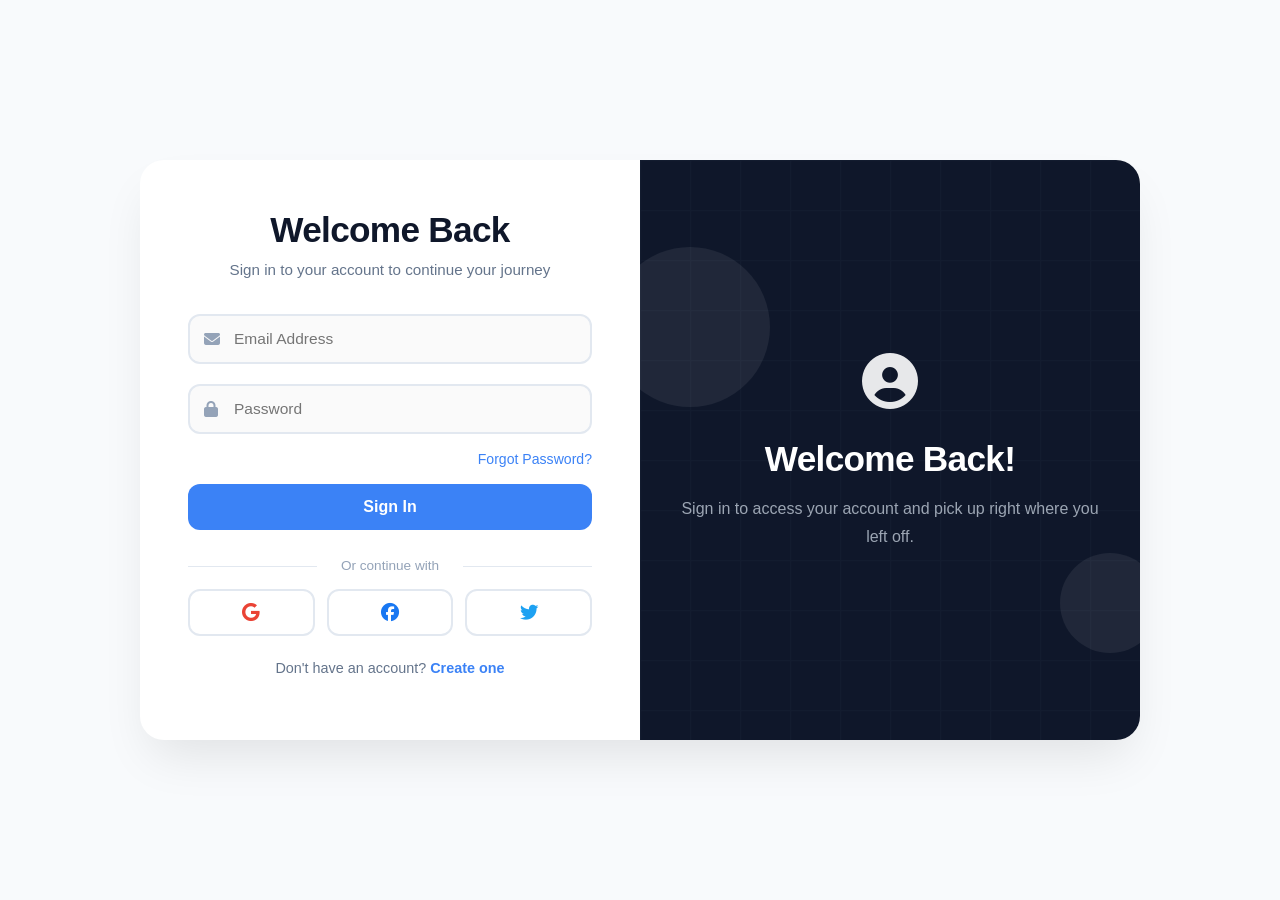
<file: src/main/webapp/index.html>
<!DOCTYPE html>
<html lang="en">
<head>
    <meta charset="UTF-8">
    <meta name="viewport" content="width=device-width, initial-scale=1.0">
    <title>Login & Signup</title>
    <link rel="stylesheet" href="https://cdnjs.cloudflare.com/ajax/libs/font-awesome/6.4.0/css/all.min.css">
    <link rel="stylesheet" href="style.css">
</head>
<body>

<div class="container login-mode">

    <!-- LEFT SIDE -->
    <div class="form-section">

        <!-- LOGIN -->
        <div class="form-container active" id="loginForm">
            <h1 class="form-title">Welcome Back</h1>
            <p class="form-subtitle">Sign in to your account to continue your journey</p>

            <form id="loginFormSubmit">
                <div class="form-group">
                    <i class="fas fa-envelope"></i>
                    <input type="email" class="form-control" placeholder="Email Address" required>
                </div>

                <div class="form-group">
                    <i class="fas fa-lock"></i>
                    <input type="password" class="form-control" placeholder="Password" required>
                </div>

                <div class="forgot-password">
                    <a href="#" onclick="showForgotPassword(); return false;">Forgot Password?</a>
                </div>

                <button type="submit" class="btn-primary">
                    <i class="fas fa-spinner loading"></i>
                    <span class="btn-text">Sign In</span>
                </button>
            </form>

            <div class="social-login">
                <p class="social-title">Or continue with</p>
                <div class="social-buttons">
                    <button class="social-btn google" onclick="socialLogin('Google')">
                        <i class="fab fa-google"></i>
                    </button>
                    <button class="social-btn facebook" onclick="socialLogin('Facebook')">
                        <i class="fab fa-facebook"></i>
                    </button>
                    <button class="social-btn twitter" onclick="socialLogin('Twitter')">
                        <i class="fab fa-twitter"></i>
                    </button>
                </div>
            </div>

            <div class="form-switch">
                Don't have an account? <a href="#" onclick="showSignup(); return false;">Create one</a>
            </div>
        </div>

        <!-- SIGNUP -->
        <div class="form-container" id="signupForm">
            <h1 class="form-title">Create Account</h1>
            <p class="form-subtitle">Join thousands of users and start your journey today</p>

            <form id="signupFormSubmit">
                <div class="form-group">
                    <i class="fas fa-user"></i>
                    <input type="text" class="form-control" placeholder="Full Name" required>
                </div>

                <div class="form-group">
                    <i class="fas fa-envelope"></i>
                    <input type="email" class="form-control" placeholder="Email Address" required>
                </div>

                <div class="form-group">
                    <i class="fas fa-lock"></i>
                    <input type="password" class="form-control" placeholder="Password" required>
                </div>

                <div class="form-group">
                    <i class="fas fa-lock"></i>
                    <input type="password" class="form-control" placeholder="Confirm Password" required>
                </div>

                <div class="checkbox-group">
                    <input type="checkbox" id="terms" required>
                    <label for="terms">
                        I agree to the
                        <a href="#">Terms of Service</a> and
                        <a href="#">Privacy Policy</a>
                    </label>
                </div>

                <button type="submit" class="btn-primary">
                    <i class="fas fa-spinner loading"></i>
                    <span class="btn-text">Create Account</span>
                </button>
            </form>

            <div class="social-login">
                <p class="social-title">Or sign up with</p>
                <div class="social-buttons">
                    <button class="social-btn google" onclick="socialLogin('Google')">
                        <i class="fab fa-google"></i>
                    </button>
                    <button class="social-btn facebook" onclick="socialLogin('Facebook')">
                        <i class="fab fa-facebook"></i>
                    </button>
                    <button class="social-btn twitter" onclick="socialLogin('Twitter')">
                        <i class="fab fa-twitter"></i>
                    </button>
                </div>
            </div>

            <div class="form-switch">
                Already have an account? <a href="#" onclick="showLogin(); return false;">Sign in</a>
            </div>
        </div>

        <!-- FORGOT -->
        <div class="form-container" id="forgotForm">
            <h1 class="form-title">Reset Password</h1>
            <p class="form-subtitle">Enter your email address and we'll send you reset instructions</p>

            <form id="forgotFormSubmit">
                <div class="form-group">
                    <i class="fas fa-envelope"></i>
                    <input type="email" class="form-control" placeholder="Email Address" required>
                </div>

                <button type="submit" class="btn-primary">
                    <i class="fas fa-spinner loading"></i>
                    <span class="btn-text">Send Reset Instructions</span>
                </button>
            </form>

            <div class="form-switch">
                <a href="#" onclick="showLogin(); return false;">&#8592; Back to login</a>
            </div>
        </div>

    </div>

    <!-- RIGHT SIDE -->
    <div class="image-section">
        <div class="floating-shapes"></div>

        <!-- LOGIN PANEL -->
        <div class="image-content login-content">
            <div class="panel-icon"><i class="fas fa-user-circle"></i></div>
            <h2>Welcome Back!</h2>
            <p>Sign in to access your account and pick up right where you left off.</p>
        </div>

        <!-- SIGNUP PANEL -->
        <div class="image-content signup-content">
            <div class="panel-icon"><i class="fas fa-rocket"></i></div>
            <h2>Hello, Friend!</h2>
            <p>Enter your personal details and start your journey with us today.</p>
        </div>

        <!-- FORGOT PANEL -->
        <div class="image-content forgot-content">
            <div class="panel-icon"><i class="fas fa-key"></i></div>
            <h2>Don't Worry!</h2>
            <p>We'll help you reset your password quickly and securely.</p>
        </div>
    </div>

</div>

<script src="script.js"></script>
</body>
</html>
</file>
<file: src/main/webapp/style.css>
/* ============================================
   RESET & BASE
============================================ */
* {
    margin: 0;
    padding: 0;
    box-sizing: border-box;
}

body {
    font-family: -apple-system, BlinkMacSystemFont, 'Segoe UI', Roboto, Oxygen, Ubuntu, Cantarell, sans-serif;
    background-color: #f8fafc;
    min-height: 100vh;
    display: flex;
    align-items: center;
    justify-content: center;
    overflow-x: hidden;
    color: #1e293b;
}

/* ============================================
   CONTAINER
============================================ */
.container {
    display: flex;
    background: white;
    border-radius: 24px;
    box-shadow: 0 25px 50px -12px rgba(0, 0, 0, 0.1);
    overflow: hidden;
    max-width: 1000px;
    width: 90%;
    /* Use min/max so it never overflows viewport */
    min-height: 580px;
    max-height: 95vh;
    position: relative;
    animation: containerFadeIn 0.8s ease both;
}

/* ============================================
   FORM SECTION (left)
============================================ */
.form-section {
    flex: 1;
    position: relative;         /* anchor for absolute form-containers */
    overflow: hidden;
    /* Let the tallest active form dictate height */
}

/* ============================================
   IMAGE / DARK SECTION (right)
============================================ */
.image-section {
    flex: 1;
    background: #0f172a;
    display: flex;
    align-items: center;
    justify-content: center;
    color: white;
    text-align: center;
    position: relative;
    overflow: hidden;
}

.image-section::before {
    content: '';
    position: absolute;
    inset: 0;
    background: url('data:image/svg+xml,<svg xmlns="http://www.w3.org/2000/svg" viewBox="0 0 100 100"><defs><pattern id="grid" width="10" height="10" patternUnits="userSpaceOnUse"><path d="M 10 0 L 0 0 0 10" fill="none" stroke="%23334155" stroke-width="0.5" opacity="0.3"/></pattern></defs><rect width="100" height="100" fill="url(%23grid)"/></svg>');
    opacity: 0.4;
}

/* ============================================
   RIGHT PANEL CONTENT
   display:none/block is the ONLY reliable way.
   Opacity transitions need a computed "from"
   state — impossible on display:none elements.
============================================ */
.image-content {
    display: none;
    width: 100%;
    padding: 40px;
    z-index: 1;
    text-align: center;
    animation: panelFadeIn 0.5s ease both;
}

/* Exactly one panel shown per mode */
.container.login-mode  .login-content,
.container.signup-mode .signup-content,
.container.forgot-mode .forgot-content {
    display: block;
}

.image-content .panel-icon {
    font-size: 3.5rem;
    margin-bottom: 24px;
    opacity: 0.9;
}

.image-content h2 {
    font-size: 2.2rem;
    margin-bottom: 16px;
    font-weight: 700;
    letter-spacing: -0.02em;
}

.image-content p {
    font-size: 1rem;
    line-height: 1.7;
    opacity: 0.75;
    color: #cbd5e1;
}

/* Floating decorative shapes */
.floating-shapes {
    position: absolute;
    width: 100%;
    height: 100%;
    overflow: hidden;
    pointer-events: none;
}

.floating-shapes::before,
.floating-shapes::after {
    content: '';
    position: absolute;
    border-radius: 50%;
    background: rgba(255, 255, 255, 0.07);
    animation: float 6s ease-in-out infinite;
}

.floating-shapes::before {
    width: 160px;
    height: 160px;
    top: 15%;
    left: -30px;
    animation-delay: 0s;
}

.floating-shapes::after {
    width: 100px;
    height: 100px;
    bottom: 15%;
    right: -20px;
    animation-delay: 3s;
}

/* ============================================
   FORM CONTAINERS — SLIDING SYSTEM
   All forms stack absolutely inside a fixed-
   height wrapper. JS drives enter/leave classes.
============================================ */
.form-section {
    overflow: hidden;
    position: relative;
}

.form-container {
    position: absolute;
    top: 0;
    left: 0;
    width: 100%;
    padding: 50px 48px;
    opacity: 0;
    pointer-events: none;
    transform: translateX(100%);
    transition: transform 0.5s cubic-bezier(0.4, 0, 0.2, 1),
    opacity 0.5s cubic-bezier(0.4, 0, 0.2, 1);
    will-change: transform, opacity;
}

/* Incoming: slide in from right */
.form-container.slide-in {
    transform: translateX(100%);
    opacity: 0;
}

/* Active / visible */
.form-container.active {
    position: relative;   /* drives section height */
    opacity: 1;
    pointer-events: auto;
    transform: translateX(0);
}

/* Outgoing: slide out to left */
.form-container.slide-out {
    position: absolute;
    opacity: 0;
    pointer-events: none;
    transform: translateX(-100%);
}

/* Reverse: incoming from left (back navigation) */
.form-container.slide-in-reverse {
    transform: translateX(-100%);
    opacity: 0;
}

/* Reverse outgoing: slide out to right */
.form-container.slide-out-reverse {
    position: absolute;
    opacity: 0;
    pointer-events: none;
    transform: translateX(100%);
}

/* ============================================
   FORM TITLES
============================================ */
.form-title {
    font-size: 2.2rem;
    font-weight: 700;
    margin-bottom: 8px;
    color: #0f172a;
    text-align: center;
    letter-spacing: -0.02em;
}

.form-subtitle {
    color: #64748b;
    text-align: center;
    margin-bottom: 32px;
    font-size: 0.95rem;
    line-height: 1.6;
}

/* ============================================
   FORM GROUPS & INPUTS
   Icon is BEFORE the input in HTML so we use
   sibling CSS — icon always above input in DOM.
============================================ */
.form-group {
    position: relative;
    margin-bottom: 20px;
}

/* Icon sits inside the group, absolutely positioned */
.form-group > i {
    position: absolute;
    left: 16px;
    top: 50%;
    transform: translateY(-50%);
    color: #94a3b8;
    transition: color 0.3s ease;
    z-index: 1;
    pointer-events: none;
}

.form-control {
    width: 100%;
    padding: 14px 18px 14px 44px;   /* left padding clears the icon */
    border: 2px solid #e2e8f0;
    border-radius: 12px;
    font-size: 0.97rem;
    transition: border-color 0.3s ease, box-shadow 0.3s ease, background 0.3s ease;
    background: #fafafa;
    outline: none;
    font-weight: 500;
    color: #1e293b;
}

.form-control:focus {
    border-color: #3b82f6;
    background: white;
    box-shadow: 0 0 0 4px rgba(59, 130, 246, 0.1);
}

/* Tint icon blue on focus via JS (kept) */
.form-control.success { border-color: #10b981; background-color: #f0fdfa; }
.form-control.error   { border-color: #ef4444; background-color: #fef2f2; }

/* ============================================
   CHECKBOX
============================================ */
.checkbox-group {
    display: flex;
    align-items: flex-start;
    margin-bottom: 20px;
    font-size: 0.88rem;
    color: #64748b;
    line-height: 1.5;
}

.checkbox-group input[type="checkbox"] {
    flex-shrink: 0;
    margin-right: 10px;
    margin-top: 3px;
    transform: scale(1.2);
    accent-color: #3b82f6;
}

.checkbox-group a {
    color: #3b82f6;
    text-decoration: none;
}

.checkbox-group a:hover { text-decoration: underline; }

/* ============================================
   BUTTONS
============================================ */
.btn-primary {
    width: 100%;
    background: #3b82f6;
    color: white;
    padding: 14px;
    border: none;
    border-radius: 12px;
    font-size: 1rem;
    font-weight: 600;
    cursor: pointer;
    transition: background 0.3s ease, transform 0.2s ease, box-shadow 0.3s ease;
    margin-top: 6px;
    display: flex;
    align-items: center;
    justify-content: center;
    gap: 8px;
}

.btn-primary:hover {
    background: #2563eb;
    transform: translateY(-2px);
    box-shadow: 0 10px 25px rgba(59, 130, 246, 0.3);
}

.btn-primary:active  { transform: translateY(0); }
.btn-primary:disabled {
    opacity: 0.65;
    cursor: not-allowed;
    transform: none;
    box-shadow: none;
}

/* ============================================
   FORGOT PASSWORD LINK
============================================ */
.forgot-password {
    text-align: right;
    margin-top: -4px;
    margin-bottom: 16px;
}

.forgot-password a {
    color: #3b82f6;
    text-decoration: none;
    font-size: 0.88rem;
    font-weight: 500;
}

.forgot-password a:hover { color: #2563eb; text-decoration: underline; }

/* ============================================
   SOCIAL LOGIN
============================================ */
.social-login { margin-top: 28px; }

.social-title {
    text-align: center;
    color: #94a3b8;
    margin-bottom: 16px;
    position: relative;
    font-size: 0.85rem;
    font-weight: 500;
}

.social-title::before,
.social-title::after {
    content: '';
    position: absolute;
    top: 50%;
    width: 32%;
    height: 1px;
    background: #e2e8f0;
}

.social-title::before { left: 0; }
.social-title::after  { right: 0; }

.social-buttons {
    display: flex;
    gap: 12px;
}

.social-btn {
    flex: 1;
    padding: 12px;
    border: 2px solid #e2e8f0;
    border-radius: 12px;
    background: white;
    cursor: pointer;
    transition: border-color 0.3s ease, transform 0.2s ease, box-shadow 0.3s ease;
    display: flex;
    align-items: center;
    justify-content: center;
    font-size: 1.15rem;
}

.social-btn:hover {
    border-color: #cbd5e1;
    transform: translateY(-2px);
    box-shadow: 0 8px 20px rgba(0, 0, 0, 0.08);
}

.social-btn.google   { color: #ea4335; }
.social-btn.facebook { color: #1877f2; }
.social-btn.twitter  { color: #1da1f2; }

/* ============================================
   FORM SWITCH LINK
============================================ */
.form-switch {
    text-align: center;
    margin-top: 24px;
    color: #64748b;
    font-size: 0.9rem;
    font-weight: 500;
}

.form-switch a {
    color: #3b82f6;
    text-decoration: none;
    font-weight: 600;
}

.form-switch a:hover { color: #2563eb; text-decoration: underline; }

/* ============================================
   LOADING SPINNER
============================================ */
.loading { display: none; }

.loading.show {
    display: inline-block;
    animation: spin 0.8s linear infinite;
}

/* ============================================
   NOTIFICATION TOAST
============================================ */
.toast {
    position: fixed;
    top: 20px;
    right: 20px;
    color: white;
    padding: 14px 22px;
    border-radius: 12px;
    font-weight: 600;
    font-size: 0.93rem;
    z-index: 9999;
    animation: toastIn 0.4s ease both;
    max-width: 320px;
}

.toast.success { background: #10b981; box-shadow: 0 10px 25px rgba(16, 185, 129, 0.35); }
.toast.error   { background: #ef4444; box-shadow: 0 10px 25px rgba(239, 68,  68, 0.35); }

/* ============================================
   KEYFRAME ANIMATIONS
============================================ */
@keyframes panelFadeIn {
    from { opacity: 0; transform: translateY(12px); }
    to   { opacity: 1; transform: translateY(0); }
}

@keyframes containerFadeIn {
    from { opacity: 0; transform: translateY(24px); }
    to   { opacity: 1; transform: translateY(0); }
}

@keyframes toastIn {
    from { opacity: 0; transform: translateX(40px); }
    to   { opacity: 1; transform: translateX(0); }
}

@keyframes float {
    0%, 100% { transform: translateY(0); }
    50%       { transform: translateY(-18px); }
}

@keyframes spin {
    to { transform: rotate(360deg); }
}

/* ============================================
   RESPONSIVE
============================================ */
@media (max-width: 768px) {
    body { align-items: flex-start; padding: 16px 0; }

    .container {
        flex-direction: column;
        max-width: 420px;
        width: 95%;
        margin: 0 auto;
        max-height: none;
        min-height: unset;
        border-radius: 20px;
    }

    .image-section {
        min-height: 180px;
        order: -1;            /* right panel moves to top on mobile */
    }

    .image-content { padding: 24px 20px; }
    .image-content h2 { font-size: 1.8rem; }

    .form-container { padding: 36px 24px; }
    .form-title     { font-size: 1.9rem; }
    .social-buttons { flex-direction: column; }
}

@media (max-width: 420px) {
    .form-container { padding: 28px 18px; }
    .form-title     { font-size: 1.7rem; }
}
</file>
